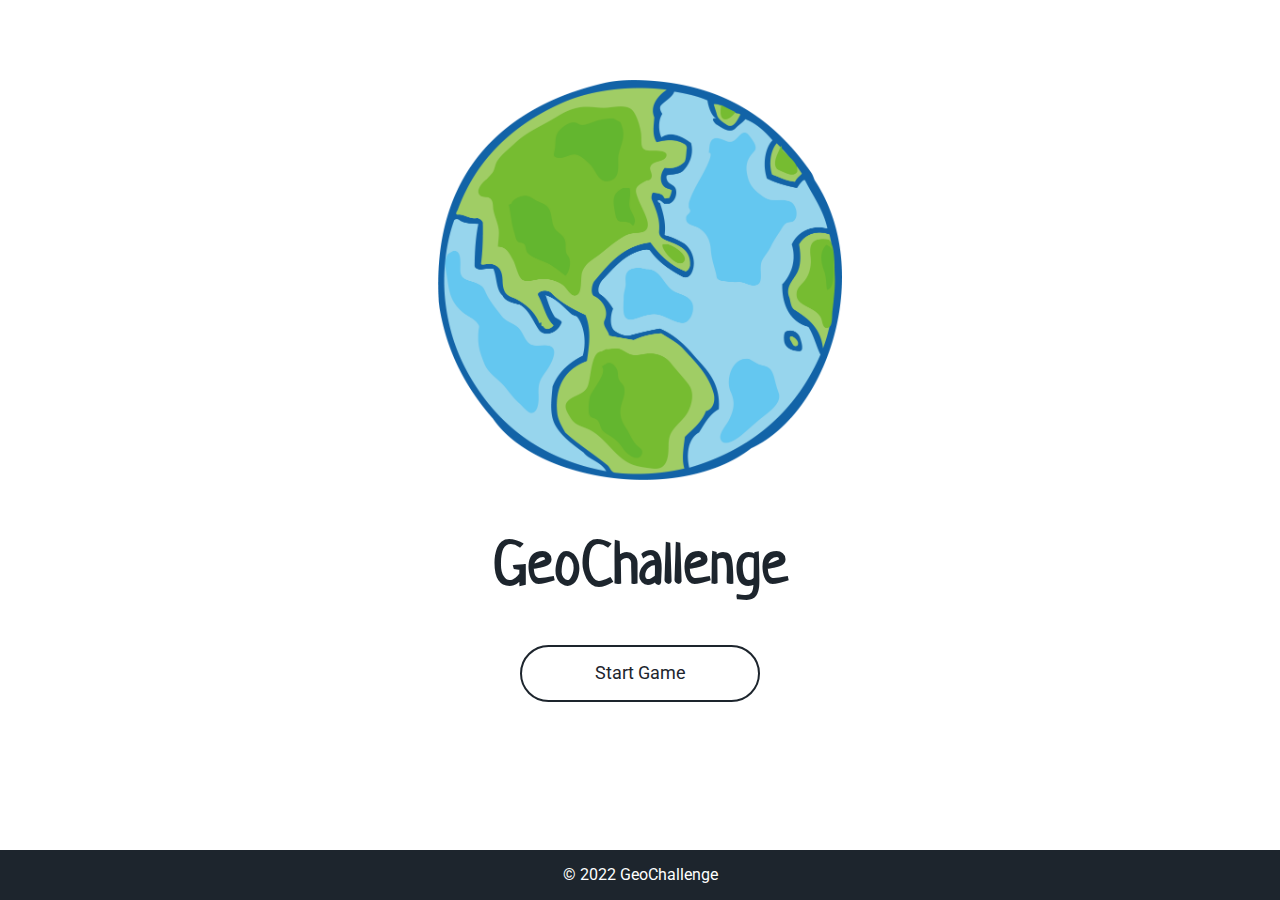
<file: Html/index.html>
<!DOCTYPE html>
<html lang="en">
<head>
    <meta charset="UTF-8">
    <meta name="viewport" content="width=device-width, initial-scale=1.0">
    <link rel="stylesheet" href="../style.css">
    <title></title>
</head>
<body>
    <div class="main-page">
        <div class="container d-flex justify-content-center">
            <img class="earth" src="../Images/Earth.png" alt="">
        </div>
        <h1 class="title">GeoChallenge</h1>
        <div class="container d-flex justify-content-center">
            <a class="button" href="select_game.html">Start Game</a>
        </div>
        <div class="footer d-flex justify-content-center">
            <p>© 2022 GeoChallenge</p>
        </div>
    </div>
</body>
</html>
</file>
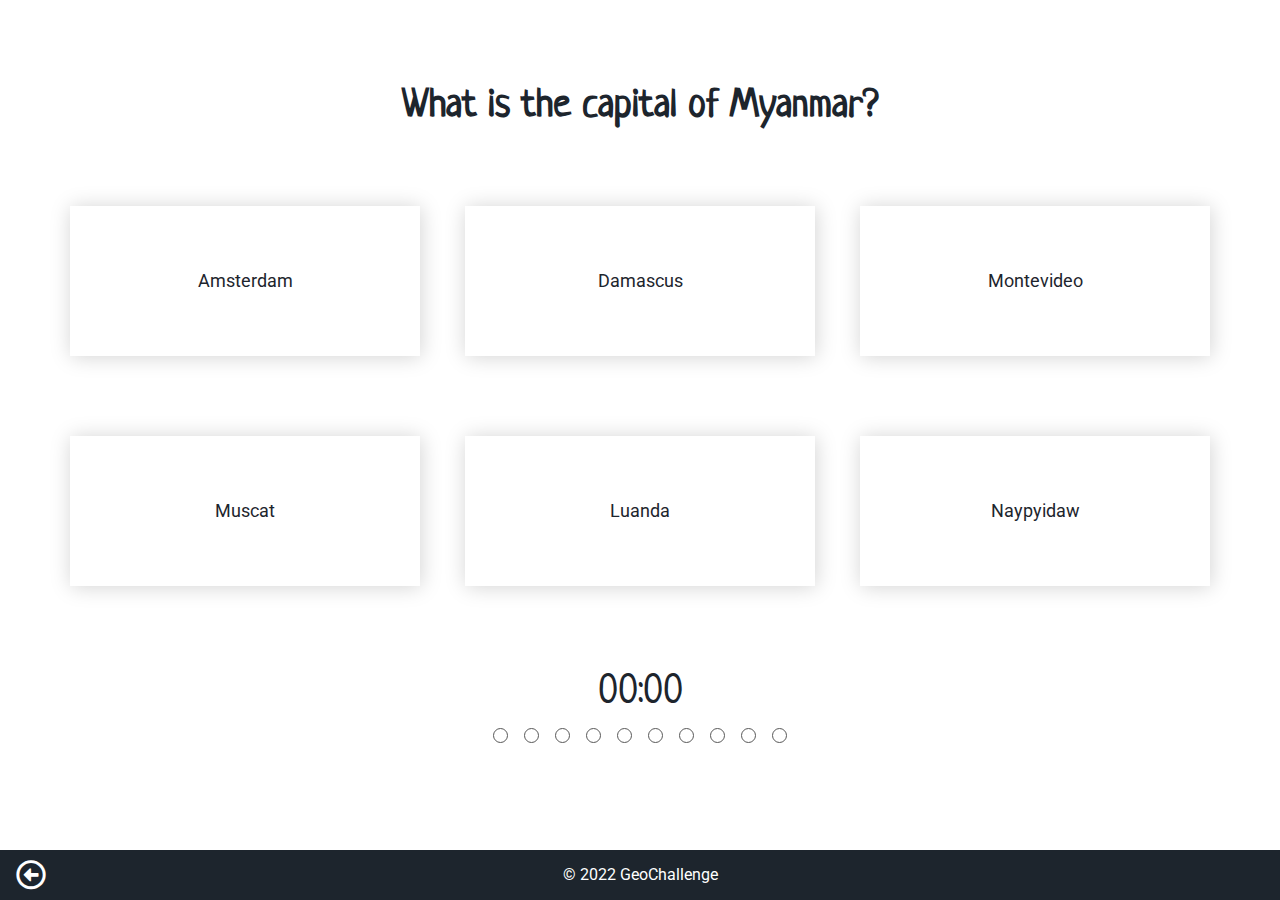
<file: Html/capital_challenge.html>
<!DOCTYPE html>
<html lang="en">
<head>
    <meta charset="UTF-8">
    <meta name="viewport" content="width=device-width, initial-scale=1.0">
    <link rel="stylesheet" href="https://use.fontawesome.com/releases/v5.12.1/css/all.css" crossorigin="anonymous">
    <link rel="stylesheet" href="../style.css">
    <title></title>
</head>
<body onload="answer=renderQuestion()">
    <div class="main-page">
        <div class="challenge container">
            <h1 id="question"></h1>
            <div id="choices-1" class="d-flex justify-content-space-between">
                <div id="A" class="choice d-flex justify-content-center align-items-center"></div>
                <div id="B" class="choice d-flex justify-content-center align-items-center"></div>
                <div id="C" class="choice d-flex justify-content-center align-items-center"></div>
            </div>
            <div id="choices-2" class="d-flex justify-content-space-between">
                <div id="D" class="choice d-flex justify-content-center align-items-center"></div>
                <div id="E" class="choice d-flex justify-content-center align-items-center"></div>
                <div id="F" class="choice d-flex justify-content-center align-items-center"></div>
            </div>
            <div id="correct-answers" class="correct-answers"></div>
            <div id="comment" class="comment"></div>
            <div class="d-flex justify-content-center">
                <div id="minutes" class="timer">00</div>
                <div id="colon" class="timer">:</div>
                <div id="seconds" class="timer">00</div>
            </div>
            <div id="score" class="score"></div>
            <div id="progress" class="d-flex justify-content-center">
                <div id="1" class="circle"></div>
                <div id="2" class="circle"></div>
                <div id="3" class="circle"></div>
                <div id="4" class="circle"></div>
                <div id="5" class="circle"></div>
                <div id="6" class="circle"></div>
                <div id="7" class="circle"></div>
                <div id="8" class="circle"></div>
                <div id="9" class="circle"></div>
                <div id="10" class="circle"></div>
            </div>
            <div class="d-flex justify-content-center">
                <a id="menu-button" class="button" href="select_game.html">Back</a>
            </div>
        </div>
        <div class="footer d-flex justify-content-center">
            <a href="select_game.html"><i class="far fa-arrow-alt-circle-left"></i></a>
            <p>© 2022 GeoChallenge</p>
        </div>
    </div>
    <script src="../Javascript/capital_challenge.js"></script>
    <script src="../Javascript/shared_functions.js"></script>
</body>
</html>
</file>
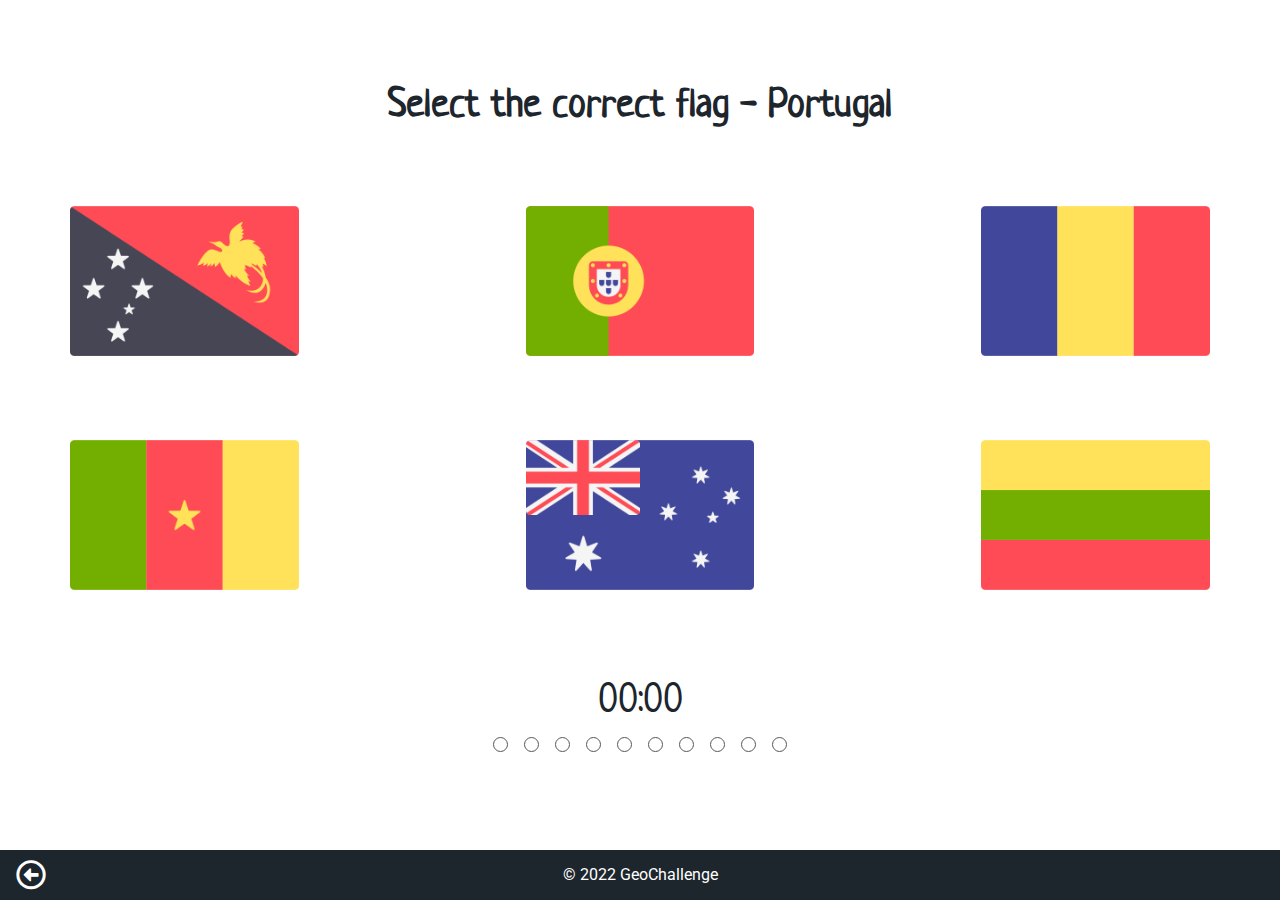
<file: Html/flag_challenge.html>
<!DOCTYPE html>
<html lang="en">
<head>
    <meta charset="UTF-8">
    <meta name="viewport" content="width=device-width, initial-scale=1.0">
    <link rel="stylesheet" href="https://use.fontawesome.com/releases/v5.12.1/css/all.css" crossorigin="anonymous">
    <link rel="stylesheet" href="../style.css">
    <title></title>
</head>
<body onload="answer=renderQuestion()">
    <div class="main-page">
        <div class="challenge container">
            <h1 id="question"></h1>
            <div id="choices-1" class="d-flex justify-content-space-between">
                <div id="A"></div>
                <div id="B"></div>
                <div id="C"></div>
            </div>
            <div id="choices-2" class="d-flex justify-content-space-between">
                <div id="D"></div>
                <div id="E"></div>
                <div id="F"></div>
            </div>
            <div id="correct-answers" class="correct-answers"></div>
            <div id="comment" class="comment"></div>
            <div class="d-flex justify-content-center">
                <div id="minutes" class="timer">00</div>
                <div id="colon" class="timer">:</div>
                <div id="seconds" class="timer">00</div>
            </div>
            <div id="score" class="score"></div>
            <div id="progress" class="d-flex justify-content-center">
                <div id="1" class="circle"></div>
                <div id="2" class="circle"></div>
                <div id="3" class="circle"></div>
                <div id="4" class="circle"></div>
                <div id="5" class="circle"></div>
                <div id="6" class="circle"></div>
                <div id="7" class="circle"></div>
                <div id="8" class="circle"></div>
                <div id="9" class="circle"></div>
                <div id="10" class="circle"></div>
            </div>
            <div class="d-flex justify-content-center">
                <a id="menu-button" class="button" href="select_game.html">Back</a>
            </div>
        </div>
        <div class="footer d-flex justify-content-center">
            <a href="select_game.html"><i class="far fa-arrow-alt-circle-left"></i></a>
            <p>© 2022 GeoChallenge</p>
        </div>
    </div>
    <script src="../Javascript/flag_challenge.js"></script>
    <script src="../Javascript/shared_functions.js"></script>
</body>
</html>
</file>
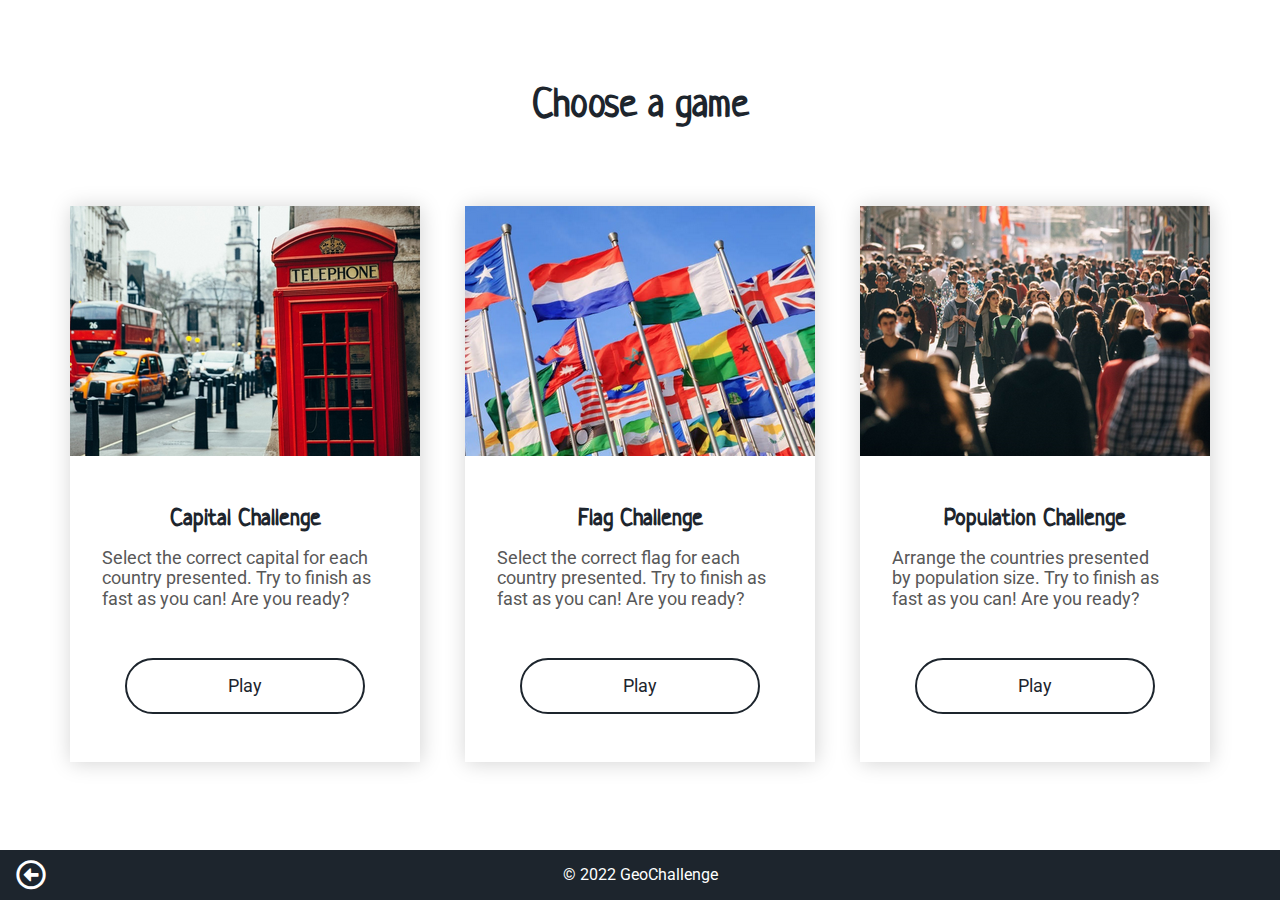
<file: Html/select_game.html>
<!DOCTYPE html>
<html lang="en">
<head>
    <meta charset="UTF-8">
    <meta name="viewport" content="width=device-width, initial-scale=1.0">
    <link rel="stylesheet" href="https://use.fontawesome.com/releases/v5.12.1/css/all.css" crossorigin="anonymous">
    <link rel="stylesheet" href="../style.css">
    <title></title>
</head>
<body>
    <div class="main-page">
        <div class="select-game container">
            <h1>Choose a game</h1>
            <div class="d-flex justify-content-space-between">
                <div class="card">
                    <div class="img-container"><img src="../Images/capital_challenge.png"></div>
                    <h2>Capital Challenge</h2>
                    <p>
                        Select the correct capital for each<br>
                        country presented. Try to finish as<br>
                        fast as you can! Are you ready?
                    </p>
                    <a class="button" href="capital_challenge.html">Play</a>
                </div>
                <div class="card">
                    <div class="img-container"><img src="../Images/flag_challenge.png"></div>
                    <h2>Flag Challenge</h2>
                    <p>
                        Select the correct flag for each<br>
                        country presented. Try to finish as<br>
                        fast as you can! Are you ready?
                    </p>
                    <a class="button" href="flag_challenge.html">Play</a>
                </div>
                <div class="card">
                    <div class="img-container"><img src="../Images/population_challenge.png"></div>
                    <h2>Population Challenge</h2>
                    <p>
                        Arrange the countries presented<br>
                        by population size. Try to finish as<br>
                        fast as you can! Are you ready?
                    </p>
                    <a class="button" href="population_challenge.html">Play</a>
                </div>
            </div>
        </div>
        <div class="footer d-flex justify-content-center">
            <a href="index.html"><i class="far fa-arrow-alt-circle-left"></i></a>
            <p>© 2022 GeoChallenge</p>
        </div>
    </div>
</body>
</html>
</file>
<file: style.css>
@import url('https://fonts.googleapis.com/css2?family=Roboto&display=swap');
@import url('https://fonts.googleapis.com/css2?family=Handlee&display=swap');
@import url('https://fonts.googleapis.com/css2?family=Neucha&display=swap');

/* font-family: 'Roboto', sans-serif; */
/* font-family: 'Handlee', cursive; */
/* font-family: 'Neucha', cursive; */

* {
    box-sizing: border-box;
}

html, body {
    font-family: 'Roboto', sans-serif;
    font-weight: 400;
    line-height: 1.15;
    margin: 0;
    padding: 0;
}

h1, h2, h3, h4, h5 {
    font-family: 'Neucha', cursive;
    color: #1D252D;
    margin: 0;
}

.container {
    width: 100%;
    padding-right: 0px;
    padding-left: 0px;
    margin-right: auto;
    margin-left: auto;
}

.d-flex {
    display: flex;
}

.justify-content-space-between {
    justify-content: space-between;
}

.justify-content-center {
    justify-content: center;
}

.align-items-center {
    align-items: center;
}

/* ---------------------------------------------------------------------------------------------------- */
/* main-page */

.main-page {
    height: 100vh;
}

.earth {
    height: 400px;
    width: auto;
    margin-top: 5rem;
    margin-bottom: 3rem;
}

.title {
    font-size: 60px;
    text-align: center;
    margin-bottom: 3rem;
}

.button {
    text-decoration: none;
    text-align: center;
    font-size: 18px;
    border: 2px solid #1D252D;
    border-radius: 50px;
    color: #1D252D;
    background: transparent;
    padding: 1rem 3rem;
    cursor: pointer;
    transition: all .4s;
    margin-bottom: 1rem;
    width: 15rem;
}

.button:hover {
    color: white;
    background-color: #1D252D;
    transition: all .4s;
}

.footer {
    color: white;
    background-color: #1D252D;
    position: absolute;
    bottom: 0;
    width: 100%;
}

.footer a {
    color: white;
    position: absolute;
    left: 1rem;
    align-self: center;
}

.footer i {
    font-size: 30px;
    cursor: pointer;
    transition: all .4s;
}

.footer i:hover {
    color: red;
    transition: all .4s;
}

/* ---------------------------------------------------------------------------------------------------- */
/* select-game */

.select-game h1 {
    font-size: 40px;
    text-align: center;
    padding-top: 5rem;
    padding-bottom: 5rem;
}

.card {
    text-align: center;
    box-shadow: 1px 1px 20px lightgrey;
    margin: 0;
    width: 350px;
}

.card h2 {
    margin-top: 3rem;
    margin-bottom: 1rem;
}

.card p {
    font-size: 18px;
    color: #585858;
    margin: 0;
    margin-left: 2rem;
    margin-right: 2rem;
    text-align: left;
}

.card .button {
    width: 15rem;
    margin-top: 3rem;
    margin-bottom: 3rem;
    display: inline-block;
}

.card .img-container {
    background-color: #414149;
    height: 250px;
    width: 350px;
    position: relative;
    overflow: hidden;
}

.card .img-container img {
    height: 100%;
    right: 0;
    position: absolute;
    cursor: initial;
}

/* ---------------------------------------------------------------------------------------------------- */
/* challenges */

.challenge h1 {
    font-size: 40px;
    text-align: center;
    padding-top: 5rem;
    padding-bottom: 5rem;
}

.challenge h2 {
    text-align: center;
    margin-top: -3rem;
    padding-bottom: 3rem;
}

.choice-title {
    height: 150px;
    width: 350px;
    font-family: 'Neucha', cursive;
    font-size: 24px;
    color: #1D252D;
    margin: 0;
}

.choice {
    box-shadow: 1px 1px 20px lightgrey;
    font-size: 18px;
    color: #1D252D;
    margin: 0;
    margin-bottom: 5rem;
    height: 150px;
    width: 350px;
    cursor: pointer;
    opacity: 1;
}

.choice-hidden {
  opacity: 0;
}

.timer {
    color: #1D252D;
    font-size: 40px;
    font-family: 'Neucha', cursive;
    margin-bottom: 1rem;
}

.circle {
    height: 15px;
    width: 15px;
    border: solid 1px #585858;
    border-radius: 50%;
    margin-left: 0.5rem;
    margin-right: 0.5rem;
}

.correct-answers {
    display: none;
    color: #1D252D;
    font-size: 40px;
    font-family: 'Neucha', cursive;
    padding-top: 15rem;
    padding-bottom: 1rem;
    text-align: center;
}

.score {
    display: none;
    color: #1D252D;
    font-size: 50px;
    font-family: 'Neucha', cursive;
    padding-top: 1rem;
    padding-bottom: 1rem;
    text-align: center;
}

.comment {
    display: none;
    font-size: 18px;
    color: #585858;
    margin: 0;
    margin-bottom: 2rem;
    text-align: center;
}

.challenge .button {
    margin-top: 5rem;
    display: none;
    width: 15rem;
}

img {
    height: 150px;
    margin-bottom: 5rem;
    cursor: pointer;
}

.answer-button {
    text-align: center;
    font-size: 18px;
    border: 2px solid #1D252D;
    border-radius: 50px;
    color: #1D252D;
    background: transparent;
    padding: 1rem 3rem;
    cursor: pointer;
    transition: all .4s;
    margin-top: 3rem;
    width: 20rem;
}

.answer-button:hover {
    color: white;
    background-color: #1D252D;
    transition: all .4s;
}

/* ---------------------------------------------------------------------------------------------------- */
/* media queries */

@media (min-width: 1200px) {
    .container {
        max-width: 1140px;
    }
}

@media (min-width: 1400px) {
    .container {
        max-width: 1320px;
    }
}
</file>
